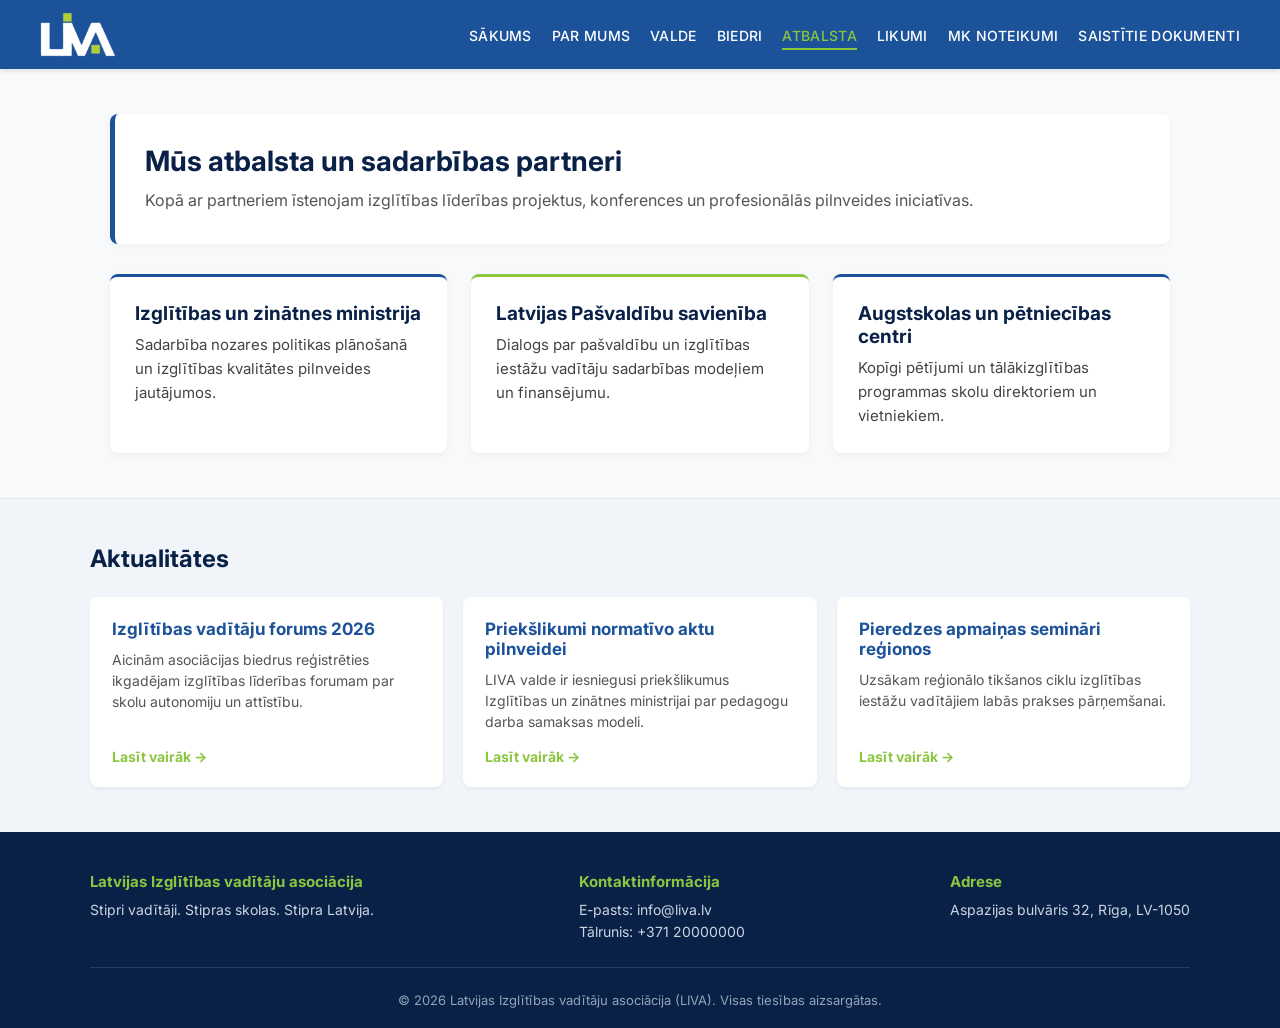
<file: atbalsta.html>
<!DOCTYPE html>
<html lang="lv">
<head>
    <meta charset="UTF-8">
    <meta name="viewport" content="width=device-width, initial-scale=1.0">
    <title>LIVA – Atbalsta</title>
    <link rel="preconnect" href="https://fonts.googleapis.com">
    <link rel="preconnect" href="https://fonts.gstatic.com" crossorigin>
    <link href="https://fonts.googleapis.com/css2?family=Inter:wght@400;500;600;700&display=swap" rel="stylesheet">
    <link rel="stylesheet" href="style.css">
</head>
<body>

    <header>
        <div class="logo-container">
            <a href="index.html"><img src="logo.png" alt="LIVA Logo"></a>
        </div>
        <nav>
            <ul>
                <li><a href="index.html">SĀKUMS</a></li>
                <li><a href="par-mums.html">PAR MUMS</a></li>
                <li><a href="valde.html">VALDE</a></li>
                <li><a href="biedri.html">BIEDRI</a></li>
                <li><a href="atbalsta.html" class="active">ATBALSTA</a></li>
                <li><a href="likumi.html">LIKUMI</a></li>
                <li><a href="mk-noteikumi.html">MK NOTEIKUMI</a></li>
                <li><a href="saistitie-dokumenti.html">SAISTĪTIE DOKUMENTI</a></li>
            </ul>
        </nav>
    </header>

    <main class="main-content">
        <div class="page-container">
            <div class="page-header-banner">
                <h1>Mūs atbalsta un sadarbības partneri</h1>
                <p>Kopā ar partneriem īstenojam izglītības līderības projektus, konferences un profesionālās pilnveides iniciatīvas.</p>
            </div>
            <div class="card-grid">
                <div class="info-card">
                    <h3>Izglītības un zinātnes ministrija</h3>
                    <p>Sadarbība nozares politikas plānošanā un izglītības kvalitātes pilnveides jautājumos.</p>
                </div>
                <div class="info-card accent">
                    <h3>Latvijas Pašvaldību savienība</h3>
                    <p>Dialogs par pašvaldību un izglītības iestāžu vadītāju sadarbības modeļiem un finansējumu.</p>
                </div>
                <div class="info-card">
                    <h3>Augstskolas un pētniecības centri</h3>
                    <p>Kopīgi pētījumi un tālākizglītības programmas skolu direktoriem un vietniekiem.</p>
                </div>
            </div>
        </div>
    </main>

    <section class="aktualitates-section">
        <div class="aktualitates-container">
            <h2>Aktualitātes</h2>
            <div class="news-grid">
                <div class="news-card">
                    <div>
                        <h3>Izglītības vadītāju forums 2026</h3>
                        <p>Aicinām asociācijas biedrus reģistrēties ikgadējam izglītības līderības forumam par skolu autonomiju un attīstību.</p>
                    </div>
                    <a href="par-mums.html">Lasīt vairāk &rarr;</a>
                </div>
                <div class="news-card">
                    <div>
                        <h3>Priekšlikumi normatīvo aktu pilnveidei</h3>
                        <p>LIVA valde ir iesniegusi priekšlikumus Izglītības un zinātnes ministrijai par pedagogu darba samaksas modeli.</p>
                    </div>
                    <a href="likumi.html">Lasīt vairāk &rarr;</a>
                </div>
                <div class="news-card">
                    <div>
                        <h3>Pieredzes apmaiņas semināri reģionos</h3>
                        <p>Uzsākam reģionālo tikšanos ciklu izglītības iestāžu vadītājiem labās prakses pārņemšanai.</p>
                    </div>
                    <a href="biedri.html">Lasīt vairāk &rarr;</a>
                </div>
            </div>
        </div>
    </section>

    <footer>
        <div class="footer-content">
            <div class="footer-col">
                <h4>Latvijas Izglītības vadītāju asociācija</h4>
                <p>Stipri vadītāji. Stipras skolas. Stipra Latvija.</p>
            </div>
            <div class="footer-col">
                <h4>Kontaktinformācija</h4>
                <p>E-pasts: info@liva.lv<br>Tālrunis: +371 20000000</p>
            </div>
            <div class="footer-col">
                <h4>Adrese</h4>
                <p>Aspazijas bulvāris 32, Rīga, LV-1050</p>
            </div>
        </div>
        <div class="footer-bottom">
            &copy; 2026 Latvijas Izglītības vadītāju asociācija (LIVA). Visas tiesības aizsargātas.
        </div>
    </footer>

</body>
</html>
</file>
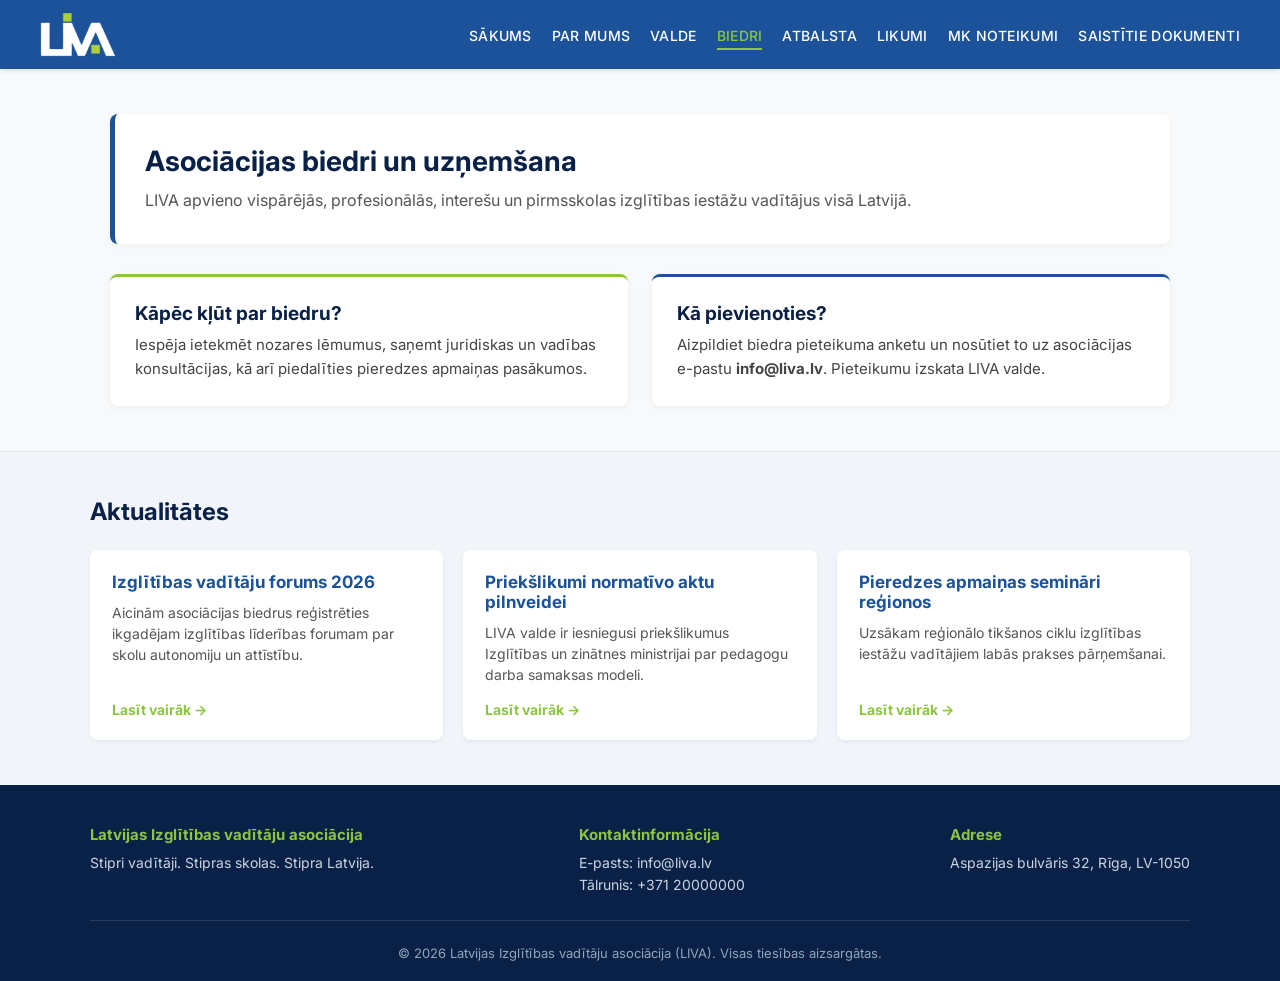
<file: biedri.html>
<!DOCTYPE html>
<html lang="lv">
<head>
    <meta charset="UTF-8">
    <meta name="viewport" content="width=device-width, initial-scale=1.0">
    <title>LIVA – Biedri</title>
    <link rel="preconnect" href="https://fonts.googleapis.com">
    <link rel="preconnect" href="https://fonts.gstatic.com" crossorigin>
    <link href="https://fonts.googleapis.com/css2?family=Inter:wght@400;500;600;700&display=swap" rel="stylesheet">
    <link rel="stylesheet" href="style.css">
</head>
<body>

    <header>
        <div class="logo-container">
            <a href="index.html"><img src="logo.png" alt="LIVA Logo"></a>
        </div>
        <nav>
            <ul>
                <li><a href="index.html">SĀKUMS</a></li>
                <li><a href="par-mums.html">PAR MUMS</a></li>
                <li><a href="valde.html">VALDE</a></li>
                <li><a href="biedri.html" class="active">BIEDRI</a></li>
                <li><a href="atbalsta.html">ATBALSTA</a></li>
                <li><a href="likumi.html">LIKUMI</a></li>
                <li><a href="mk-noteikumi.html">MK NOTEIKUMI</a></li>
                <li><a href="saistitie-dokumenti.html">SAISTĪTIE DOKUMENTI</a></li>
            </ul>
        </nav>
    </header>

    <main class="main-content">
        <div class="page-container">
            <div class="page-header-banner">
                <h1>Asociācijas biedri un uzņemšana</h1>
                <p>LIVA apvieno vispārējās, profesionālās, interešu un pirmsskolas izglītības iestāžu vadītājus visā Latvijā.</p>
            </div>
            <div class="card-grid">
                <div class="info-card accent">
                    <h3>Kāpēc kļūt par biedru?</h3>
                    <p>Iespēja ietekmēt nozares lēmumus, saņemt juridiskas un vadības konsultācijas, kā arī piedalīties pieredzes apmaiņas pasākumos.</p>
                </div>
                <div class="info-card">
                    <h3>Kā pievienoties?</h3>
                    <p>Aizpildiet biedra pieteikuma anketu un nosūtiet to uz asociācijas e-pastu <strong>info@liva.lv</strong>. Pieteikumu izskata LIVA valde.</p>
                </div>
            </div>
        </div>
    </main>

    <section class="aktualitates-section">
        <div class="aktualitates-container">
            <h2>Aktualitātes</h2>
            <div class="news-grid">
                <div class="news-card">
                    <div>
                        <h3>Izglītības vadītāju forums 2026</h3>
                        <p>Aicinām asociācijas biedrus reģistrēties ikgadējam izglītības līderības forumam par skolu autonomiju un attīstību.</p>
                    </div>
                    <a href="par-mums.html">Lasīt vairāk &rarr;</a>
                </div>
                <div class="news-card">
                    <div>
                        <h3>Priekšlikumi normatīvo aktu pilnveidei</h3>
                        <p>LIVA valde ir iesniegusi priekšlikumus Izglītības un zinātnes ministrijai par pedagogu darba samaksas modeli.</p>
                    </div>
                    <a href="likumi.html">Lasīt vairāk &rarr;</a>
                </div>
                <div class="news-card">
                    <div>
                        <h3>Pieredzes apmaiņas semināri reģionos</h3>
                        <p>Uzsākam reģionālo tikšanos ciklu izglītības iestāžu vadītājiem labās prakses pārņemšanai.</p>
                    </div>
                    <a href="biedri.html">Lasīt vairāk &rarr;</a>
                </div>
            </div>
        </div>
    </section>

    <footer>
        <div class="footer-content">
            <div class="footer-col">
                <h4>Latvijas Izglītības vadītāju asociācija</h4>
                <p>Stipri vadītāji. Stipras skolas. Stipra Latvija.</p>
            </div>
            <div class="footer-col">
                <h4>Kontaktinformācija</h4>
                <p>E-pasts: info@liva.lv<br>Tālrunis: +371 20000000</p>
            </div>
            <div class="footer-col">
                <h4>Adrese</h4>
                <p>Aspazijas bulvāris 32, Rīga, LV-1050</p>
            </div>
        </div>
        <div class="footer-bottom">
            &copy; 2026 Latvijas Izglītības vadītāju asociācija (LIVA). Visas tiesības aizsargātas.
        </div>
    </footer>

</body>
</html>
</file>
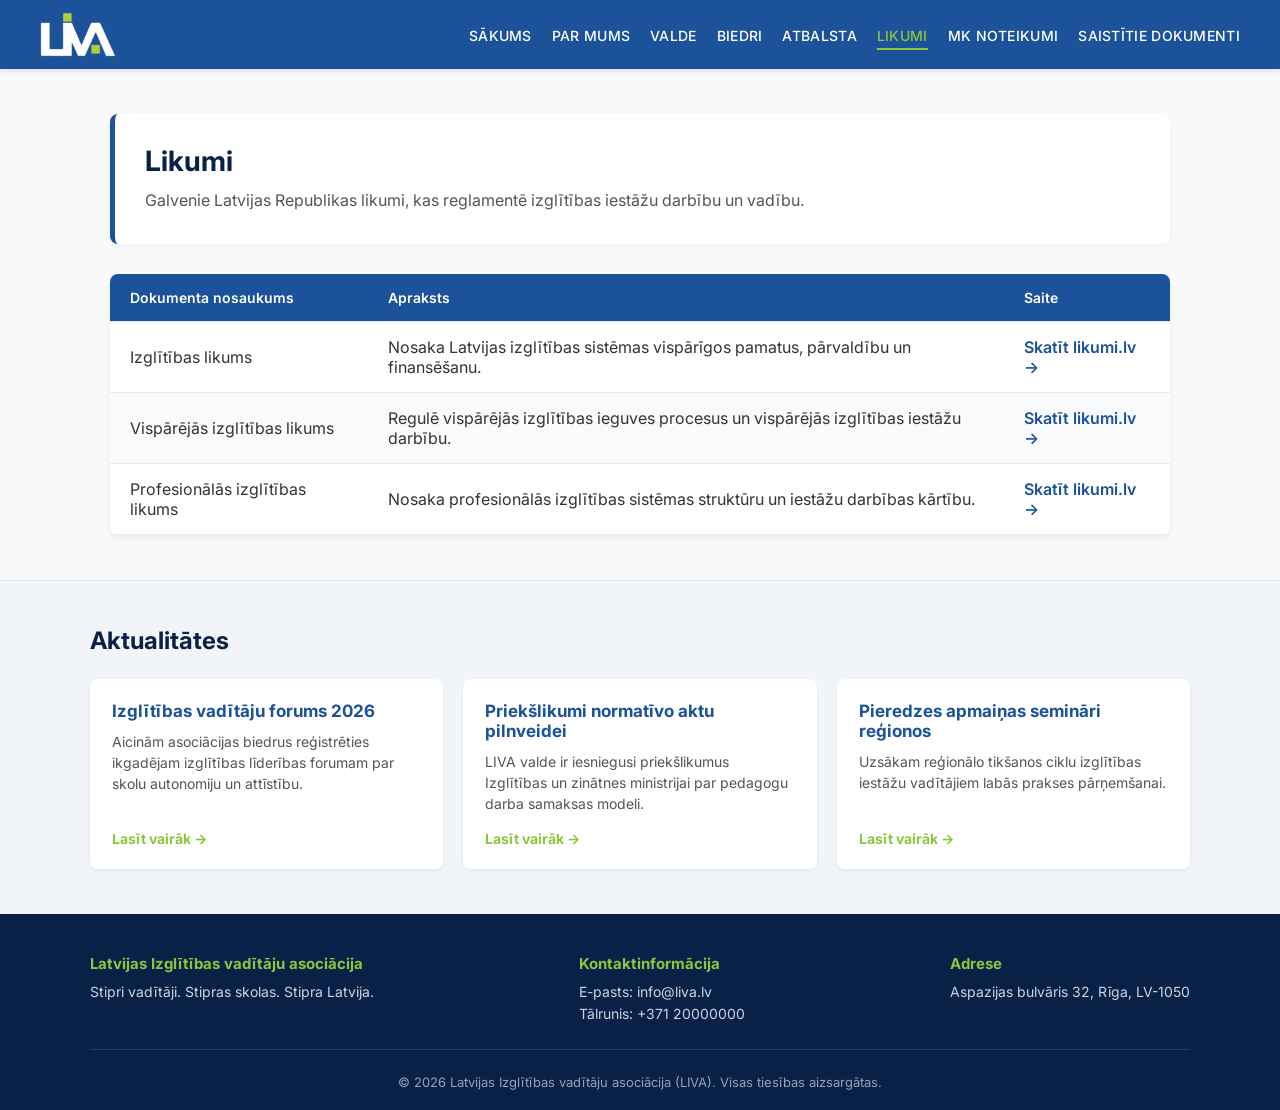
<file: likumi.html>
<!DOCTYPE html>
<html lang="lv">
<head>
    <meta charset="UTF-8">
    <meta name="viewport" content="width=device-width, initial-scale=1.0">
    <title>LIVA – Likumi</title>
    <link rel="preconnect" href="https://fonts.googleapis.com">
    <link rel="preconnect" href="https://fonts.gstatic.com" crossorigin>
    <link href="https://fonts.googleapis.com/css2?family=Inter:wght@400;500;600;700&display=swap" rel="stylesheet">
    <link rel="stylesheet" href="style.css">
</head>
<body>

    <header>
        <div class="logo-container">
            <a href="index.html"><img src="logo.png" alt="LIVA Logo"></a>
        </div>
        <nav>
            <ul>
                <li><a href="index.html">SĀKUMS</a></li>
                <li><a href="par-mums.html">PAR MUMS</a></li>
                <li><a href="valde.html">VALDE</a></li>
                <li><a href="biedri.html">BIEDRI</a></li>
                <li><a href="atbalsta.html">ATBALSTA</a></li>
                <li><a href="likumi.html" class="active">LIKUMI</a></li>
                <li><a href="mk-noteikumi.html">MK NOTEIKUMI</a></li>
                <li><a href="saistitie-dokumenti.html">SAISTĪTIE DOKUMENTI</a></li>
            </ul>
        </nav>
    </header>

    <main class="main-content">
        <div class="page-container">
            <div class="page-header-banner">
                <h1>Likumi</h1>
                <p>Galvenie Latvijas Republikas likumi, kas reglamentē izglītības iestāžu darbību un vadību.</p>
            </div>
            <table class="content-table">
                <thead>
                    <tr>
                        <th>Dokumenta nosaukums</th>
                        <th>Apraksts</th>
                        <th>Saite</th>
                    </tr>
                </thead>
                <tbody>
                    <tr>
                        <td>Izglītības likums</td>
                        <td>Nosaka Latvijas izglītības sistēmas vispārīgos pamatus, pārvaldību un finansēšanu.</td>
                        <td><a href="https://likumi.lv/ta/id/50759-izglitibas-likums" target="_blank" rel="noopener">Skatīt likumi.lv &rarr;</a></td>
                    </tr>
                    <tr>
                        <td>Vispārējās izglītības likums</td>
                        <td>Regulē vispārējās izglītības ieguves procesus un vispārējās izglītības iestāžu darbību.</td>
                        <td><a href="https://likumi.lv/ta/id/20243-visparejas-izglitibas-likums" target="_blank" rel="noopener">Skatīt likumi.lv &rarr;</a></td>
                    </tr>
                    <tr>
                        <td>Profesionālās izglītības likums</td>
                        <td>Nosaka profesionālās izglītības sistēmas struktūru un iestāžu darbības kārtību.</td>
                        <td><a href="https://likumi.lv/ta/id/20244-profesionalas-izglitibas-likums" target="_blank" rel="noopener">Skatīt likumi.lv &rarr;</a></td>
                    </tr>
                </tbody>
            </table>
        </div>
    </main>

    <section class="aktualitates-section">
        <div class="aktualitates-container">
            <h2>Aktualitātes</h2>
            <div class="news-grid">
                <div class="news-card">
                    <div>
                        <h3>Izglītības vadītāju forums 2026</h3>
                        <p>Aicinām asociācijas biedrus reģistrēties ikgadējam izglītības līderības forumam par skolu autonomiju un attīstību.</p>
                    </div>
                    <a href="par-mums.html">Lasīt vairāk &rarr;</a>
                </div>
                <div class="news-card">
                    <div>
                        <h3>Priekšlikumi normatīvo aktu pilnveidei</h3>
                        <p>LIVA valde ir iesniegusi priekšlikumus Izglītības un zinātnes ministrijai par pedagogu darba samaksas modeli.</p>
                    </div>
                    <a href="likumi.html">Lasīt vairāk &rarr;</a>
                </div>
                <div class="news-card">
                    <div>
                        <h3>Pieredzes apmaiņas semināri reģionos</h3>
                        <p>Uzsākam reģionālo tikšanos ciklu izglītības iestāžu vadītājiem labās prakses pārņemšanai.</p>
                    </div>
                    <a href="biedri.html">Lasīt vairāk &rarr;</a>
                </div>
            </div>
        </div>
    </section>

    <footer>
        <div class="footer-content">
            <div class="footer-col">
                <h4>Latvijas Izglītības vadītāju asociācija</h4>
                <p>Stipri vadītāji. Stipras skolas. Stipra Latvija.</p>
            </div>
            <div class="footer-col">
                <h4>Kontaktinformācija</h4>
                <p>E-pasts: info@liva.lv<br>Tālrunis: +371 20000000</p>
            </div>
            <div class="footer-col">
                <h4>Adrese</h4>
                <p>Aspazijas bulvāris 32, Rīga, LV-1050</p>
            </div>
        </div>
        <div class="footer-bottom">
            &copy; 2026 Latvijas Izglītības vadītāju asociācija (LIVA). Visas tiesības aizsargātas.
        </div>
    </footer>

</body>
</html>
</file>
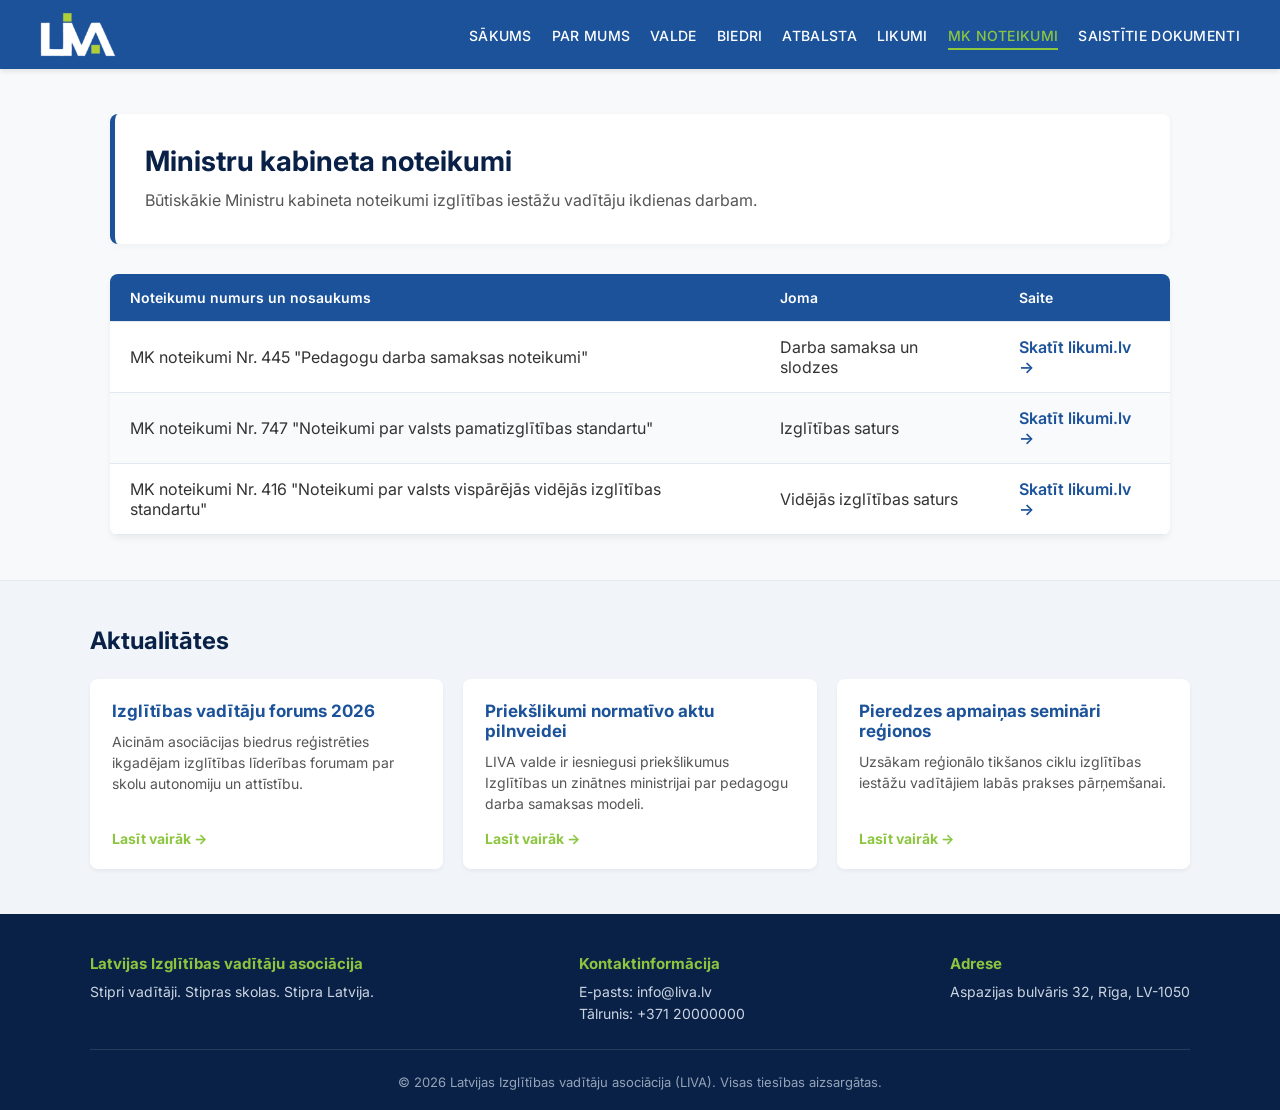
<file: mk-noteikumi.html>
<!DOCTYPE html>
<html lang="lv">
<head>
    <meta charset="UTF-8">
    <meta name="viewport" content="width=device-width, initial-scale=1.0">
    <title>LIVA – MK noteikumi</title>
    <link rel="preconnect" href="https://fonts.googleapis.com">
    <link rel="preconnect" href="https://fonts.gstatic.com" crossorigin>
    <link href="https://fonts.googleapis.com/css2?family=Inter:wght@400;500;600;700&display=swap" rel="stylesheet">
    <link rel="stylesheet" href="style.css">
</head>
<body>

    <header>
        <div class="logo-container">
            <a href="index.html"><img src="logo.png" alt="LIVA Logo"></a>
        </div>
        <nav>
            <ul>
                <li><a href="index.html">SĀKUMS</a></li>
                <li><a href="par-mums.html">PAR MUMS</a></li>
                <li><a href="valde.html">VALDE</a></li>
                <li><a href="biedri.html">BIEDRI</a></li>
                <li><a href="atbalsta.html">ATBALSTA</a></li>
                <li><a href="likumi.html">LIKUMI</a></li>
                <li><a href="mk-noteikumi.html" class="active">MK NOTEIKUMI</a></li>
                <li><a href="saistitie-dokumenti.html">SAISTĪTIE DOKUMENTI</a></li>
            </ul>
        </nav>
    </header>

    <main class="main-content">
        <div class="page-container">
            <div class="page-header-banner">
                <h1>Ministru kabineta noteikumi</h1>
                <p>Būtiskākie Ministru kabineta noteikumi izglītības iestāžu vadītāju ikdienas darbam.</p>
            </div>
            <table class="content-table">
                <thead>
                    <tr>
                        <th>Noteikumu numurs un nosaukums</th>
                        <th>Joma</th>
                        <th>Saite</th>
                    </tr>
                </thead>
                <tbody>
                    <tr>
                        <td>MK noteikumi Nr. 445 "Pedagogu darba samaksas noteikumi"</td>
                        <td>Darba samaksa un slodzes</td>
                        <td><a href="https://likumi.lv/ta/id/283667-pedagogu-darba-samaksas-noteikumi" target="_blank" rel="noopener">Skatīt likumi.lv &rarr;</a></td>
                    </tr>
                    <tr>
                        <td>MK noteikumi Nr. 747 "Noteikumi par valsts pamatizglītības standartu"</td>
                        <td>Izglītības saturs</td>
                        <td><a href="https://likumi.lv/ta/id/303768" target="_blank" rel="noopener">Skatīt likumi.lv &rarr;</a></td>
                    </tr>
                    <tr>
                        <td>MK noteikumi Nr. 416 "Noteikumi par valsts vispārējās vidējās izglītības standartu"</td>
                        <td>Vidējās izglītības saturs</td>
                        <td><a href="https://likumi.lv/ta/id/309597" target="_blank" rel="noopener">Skatīt likumi.lv &rarr;</a></td>
                    </tr>
                </tbody>
            </table>
        </div>
    </main>

    <section class="aktualitates-section">
        <div class="aktualitates-container">
            <h2>Aktualitātes</h2>
            <div class="news-grid">
                <div class="news-card">
                    <div>
                        <h3>Izglītības vadītāju forums 2026</h3>
                        <p>Aicinām asociācijas biedrus reģistrēties ikgadējam izglītības līderības forumam par skolu autonomiju un attīstību.</p>
                    </div>
                    <a href="par-mums.html">Lasīt vairāk &rarr;</a>
                </div>
                <div class="news-card">
                    <div>
                        <h3>Priekšlikumi normatīvo aktu pilnveidei</h3>
                        <p>LIVA valde ir iesniegusi priekšlikumus Izglītības un zinātnes ministrijai par pedagogu darba samaksas modeli.</p>
                    </div>
                    <a href="likumi.html">Lasīt vairāk &rarr;</a>
                </div>
                <div class="news-card">
                    <div>
                        <h3>Pieredzes apmaiņas semināri reģionos</h3>
                        <p>Uzsākam reģionālo tikšanos ciklu izglītības iestāžu vadītājiem labās prakses pārņemšanai.</p>
                    </div>
                    <a href="biedri.html">Lasīt vairāk &rarr;</a>
                </div>
            </div>
        </div>
    </section>

    <footer>
        <div class="footer-content">
            <div class="footer-col">
                <h4>Latvijas Izglītības vadītāju asociācija</h4>
                <p>Stipri vadītāji. Stipras skolas. Stipra Latvija.</p>
            </div>
            <div class="footer-col">
                <h4>Kontaktinformācija</h4>
                <p>E-pasts: info@liva.lv<br>Tālrunis: +371 20000000</p>
            </div>
            <div class="footer-col">
                <h4>Adrese</h4>
                <p>Aspazijas bulvāris 32, Rīga, LV-1050</p>
            </div>
        </div>
        <div class="footer-bottom">
            &copy; 2026 Latvijas Izglītības vadītāju asociācija (LIVA). Visas tiesības aizsargātas.
        </div>
    </footer>

</body>
</html>
</file>
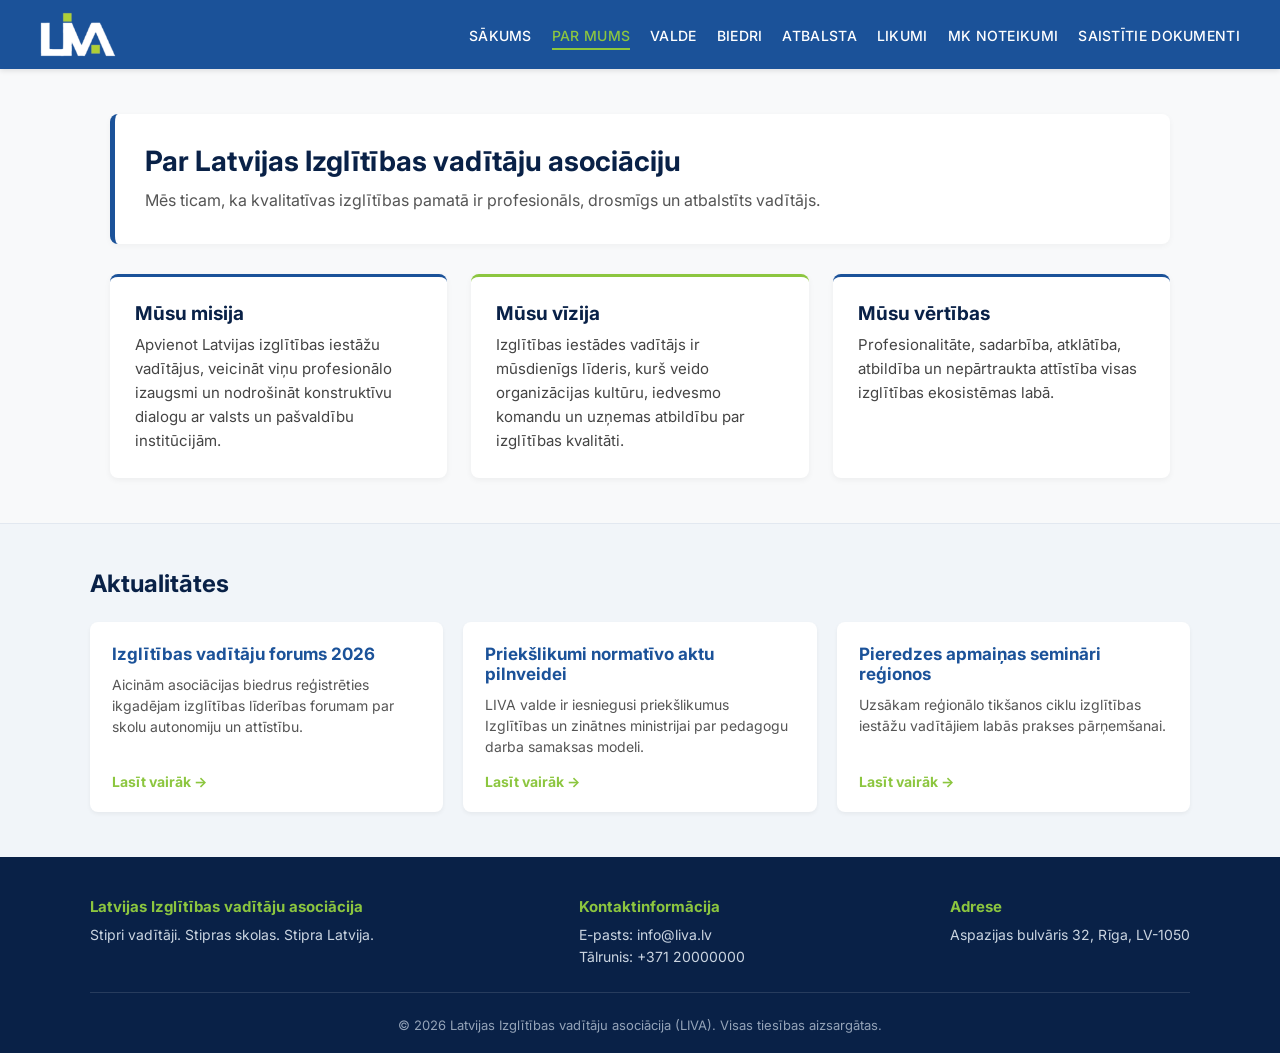
<file: par-mums.html>
<!DOCTYPE html>
<html lang="lv">
<head>
    <meta charset="UTF-8">
    <meta name="viewport" content="width=device-width, initial-scale=1.0">
    <title>LIVA – Par mums</title>
    <link rel="preconnect" href="https://fonts.googleapis.com">
    <link rel="preconnect" href="https://fonts.gstatic.com" crossorigin>
    <link href="https://fonts.googleapis.com/css2?family=Inter:wght@400;500;600;700&display=swap" rel="stylesheet">
    <link rel="stylesheet" href="style.css">
</head>
<body>

    <header>
        <div class="logo-container">
            <a href="index.html"><img src="logo.png" alt="LIVA Logo"></a>
        </div>
        <nav>
            <ul>
                <li><a href="index.html">SĀKUMS</a></li>
                <li><a href="par-mums.html" class="active">PAR MUMS</a></li>
                <li><a href="valde.html">VALDE</a></li>
                <li><a href="biedri.html">BIEDRI</a></li>
                <li><a href="atbalsta.html">ATBALSTA</a></li>
                <li><a href="likumi.html">LIKUMI</a></li>
                <li><a href="mk-noteikumi.html">MK NOTEIKUMI</a></li>
                <li><a href="saistitie-dokumenti.html">SAISTĪTIE DOKUMENTI</a></li>
            </ul>
        </nav>
    </header>

    <main class="main-content">
        <div class="page-container">
            <div class="page-header-banner">
                <h1>Par Latvijas Izglītības vadītāju asociāciju</h1>
                <p>Mēs ticam, ka kvalitatīvas izglītības pamatā ir profesionāls, drosmīgs un atbalstīts vadītājs.</p>
            </div>
            <div class="card-grid">
                <div class="info-card">
                    <h3>Mūsu misija</h3>
                    <p>Apvienot Latvijas izglītības iestāžu vadītājus, veicināt viņu profesionālo izaugsmi un nodrošināt konstruktīvu dialogu ar valsts un pašvaldību institūcijām.</p>
                </div>
                <div class="info-card accent">
                    <h3>Mūsu vīzija</h3>
                    <p>Izglītības iestādes vadītājs ir mūsdienīgs līderis, kurš veido organizācijas kultūru, iedvesmo komandu un uzņemas atbildību par izglītības kvalitāti.</p>
                </div>
                <div class="info-card">
                    <h3>Mūsu vērtības</h3>
                    <p>Profesionalitāte, sadarbība, atklātība, atbildība un nepārtraukta attīstība visas izglītības ekosistēmas labā.</p>
                </div>
            </div>
        </div>
    </main>

    <section class="aktualitates-section">
        <div class="aktualitates-container">
            <h2>Aktualitātes</h2>
            <div class="news-grid">
                <div class="news-card">
                    <div>
                        <h3>Izglītības vadītāju forums 2026</h3>
                        <p>Aicinām asociācijas biedrus reģistrēties ikgadējam izglītības līderības forumam par skolu autonomiju un attīstību.</p>
                    </div>
                    <a href="par-mums.html">Lasīt vairāk &rarr;</a>
                </div>
                <div class="news-card">
                    <div>
                        <h3>Priekšlikumi normatīvo aktu pilnveidei</h3>
                        <p>LIVA valde ir iesniegusi priekšlikumus Izglītības un zinātnes ministrijai par pedagogu darba samaksas modeli.</p>
                    </div>
                    <a href="likumi.html">Lasīt vairāk &rarr;</a>
                </div>
                <div class="news-card">
                    <div>
                        <h3>Pieredzes apmaiņas semināri reģionos</h3>
                        <p>Uzsākam reģionālo tikšanos ciklu izglītības iestāžu vadītājiem labās prakses pārņemšanai.</p>
                    </div>
                    <a href="biedri.html">Lasīt vairāk &rarr;</a>
                </div>
            </div>
        </div>
    </section>

    <footer>
        <div class="footer-content">
            <div class="footer-col">
                <h4>Latvijas Izglītības vadītāju asociācija</h4>
                <p>Stipri vadītāji. Stipras skolas. Stipra Latvija.</p>
            </div>
            <div class="footer-col">
                <h4>Kontaktinformācija</h4>
                <p>E-pasts: info@liva.lv<br>Tālrunis: +371 20000000</p>
            </div>
            <div class="footer-col">
                <h4>Adrese</h4>
                <p>Aspazijas bulvāris 32, Rīga, LV-1050</p>
            </div>
        </div>
        <div class="footer-bottom">
            &copy; 2026 Latvijas Izglītības vadītāju asociācija (LIVA). Visas tiesības aizsargātas.
        </div>
    </footer>

</body>
</html>
</file>
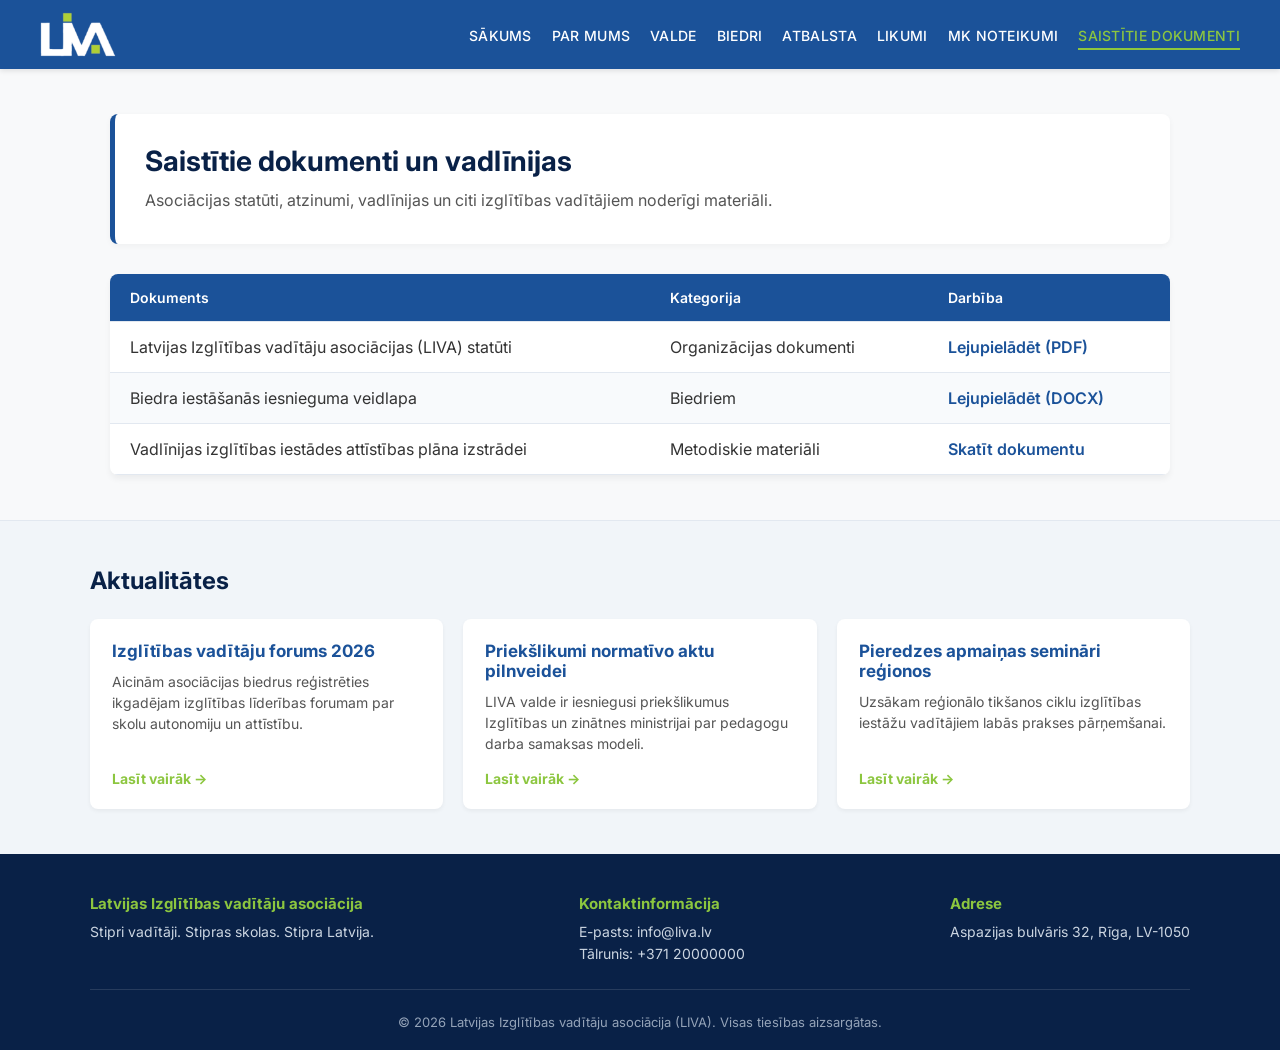
<file: saistitie-dokumenti.html>
<!DOCTYPE html>
<html lang="lv">
<head>
    <meta charset="UTF-8">
    <meta name="viewport" content="width=device-width, initial-scale=1.0">
    <title>LIVA – Saistītie dokumenti</title>
    <link rel="preconnect" href="https://fonts.googleapis.com">
    <link rel="preconnect" href="https://fonts.gstatic.com" crossorigin>
    <link href="https://fonts.googleapis.com/css2?family=Inter:wght@400;500;600;700&display=swap" rel="stylesheet">
    <link rel="stylesheet" href="style.css">
</head>
<body>

    <header>
        <div class="logo-container">
            <a href="index.html"><img src="logo.png" alt="LIVA Logo"></a>
        </div>
        <nav>
            <ul>
                <li><a href="index.html">SĀKUMS</a></li>
                <li><a href="par-mums.html">PAR MUMS</a></li>
                <li><a href="valde.html">VALDE</a></li>
                <li><a href="biedri.html">BIEDRI</a></li>
                <li><a href="atbalsta.html">ATBALSTA</a></li>
                <li><a href="likumi.html">LIKUMI</a></li>
                <li><a href="mk-noteikumi.html">MK NOTEIKUMI</a></li>
                <li><a href="saistitie-dokumenti.html" class="active">SAISTĪTIE DOKUMENTI</a></li>
            </ul>
        </nav>
    </header>

    <main class="main-content">
        <div class="page-container">
            <div class="page-header-banner">
                <h1>Saistītie dokumenti un vadlīnijas</h1>
                <p>Asociācijas statūti, atzinumi, vadlīnijas un citi izglītības vadītājiem noderīgi materiāli.</p>
            </div>
            <table class="content-table">
                <thead>
                    <tr>
                        <th>Dokuments</th>
                        <th>Kategorija</th>
                        <th>Darbība</th>
                    </tr>
                </thead>
                <tbody>
                    <tr>
                        <td>Latvijas Izglītības vadītāju asociācijas (LIVA) statūti</td>
                        <td>Organizācijas dokumenti</td>
                        <td><a href="#">Lejupielādēt (PDF)</a></td>
                    </tr>
                    <tr>
                        <td>Biedra iestāšanās iesnieguma veidlapa</td>
                        <td>Biedriem</td>
                        <td><a href="#">Lejupielādēt (DOCX)</a></td>
                    </tr>
                    <tr>
                        <td>Vadlīnijas izglītības iestādes attīstības plāna izstrādei</td>
                        <td>Metodiskie materiāli</td>
                        <td><a href="#">Skatīt dokumentu</a></td>
                    </tr>
                </tbody>
            </table>
        </div>
    </main>

    <section class="aktualitates-section">
        <div class="aktualitates-container">
            <h2>Aktualitātes</h2>
            <div class="news-grid">
                <div class="news-card">
                    <div>
                        <h3>Izglītības vadītāju forums 2026</h3>
                        <p>Aicinām asociācijas biedrus reģistrēties ikgadējam izglītības līderības forumam par skolu autonomiju un attīstību.</p>
                    </div>
                    <a href="par-mums.html">Lasīt vairāk &rarr;</a>
                </div>
                <div class="news-card">
                    <div>
                        <h3>Priekšlikumi normatīvo aktu pilnveidei</h3>
                        <p>LIVA valde ir iesniegusi priekšlikumus Izglītības un zinātnes ministrijai par pedagogu darba samaksas modeli.</p>
                    </div>
                    <a href="likumi.html">Lasīt vairāk &rarr;</a>
                </div>
                <div class="news-card">
                    <div>
                        <h3>Pieredzes apmaiņas semināri reģionos</h3>
                        <p>Uzsākam reģionālo tikšanos ciklu izglītības iestāžu vadītājiem labās prakses pārņemšanai.</p>
                    </div>
                    <a href="biedri.html">Lasīt vairāk &rarr;</a>
                </div>
            </div>
        </div>
    </section>

    <footer>
        <div class="footer-content">
            <div class="footer-col">
                <h4>Latvijas Izglītības vadītāju asociācija</h4>
                <p>Stipri vadītāji. Stipras skolas. Stipra Latvija.</p>
            </div>
            <div class="footer-col">
                <h4>Kontaktinformācija</h4>
                <p>E-pasts: info@liva.lv<br>Tālrunis: +371 20000000</p>
            </div>
            <div class="footer-col">
                <h4>Adrese</h4>
                <p>Aspazijas bulvāris 32, Rīga, LV-1050</p>
            </div>
        </div>
        <div class="footer-bottom">
            &copy; 2026 Latvijas Izglītības vadītāju asociācija (LIVA). Visas tiesības aizsargātas.
        </div>
    </footer>

</body>
</html>
</file>
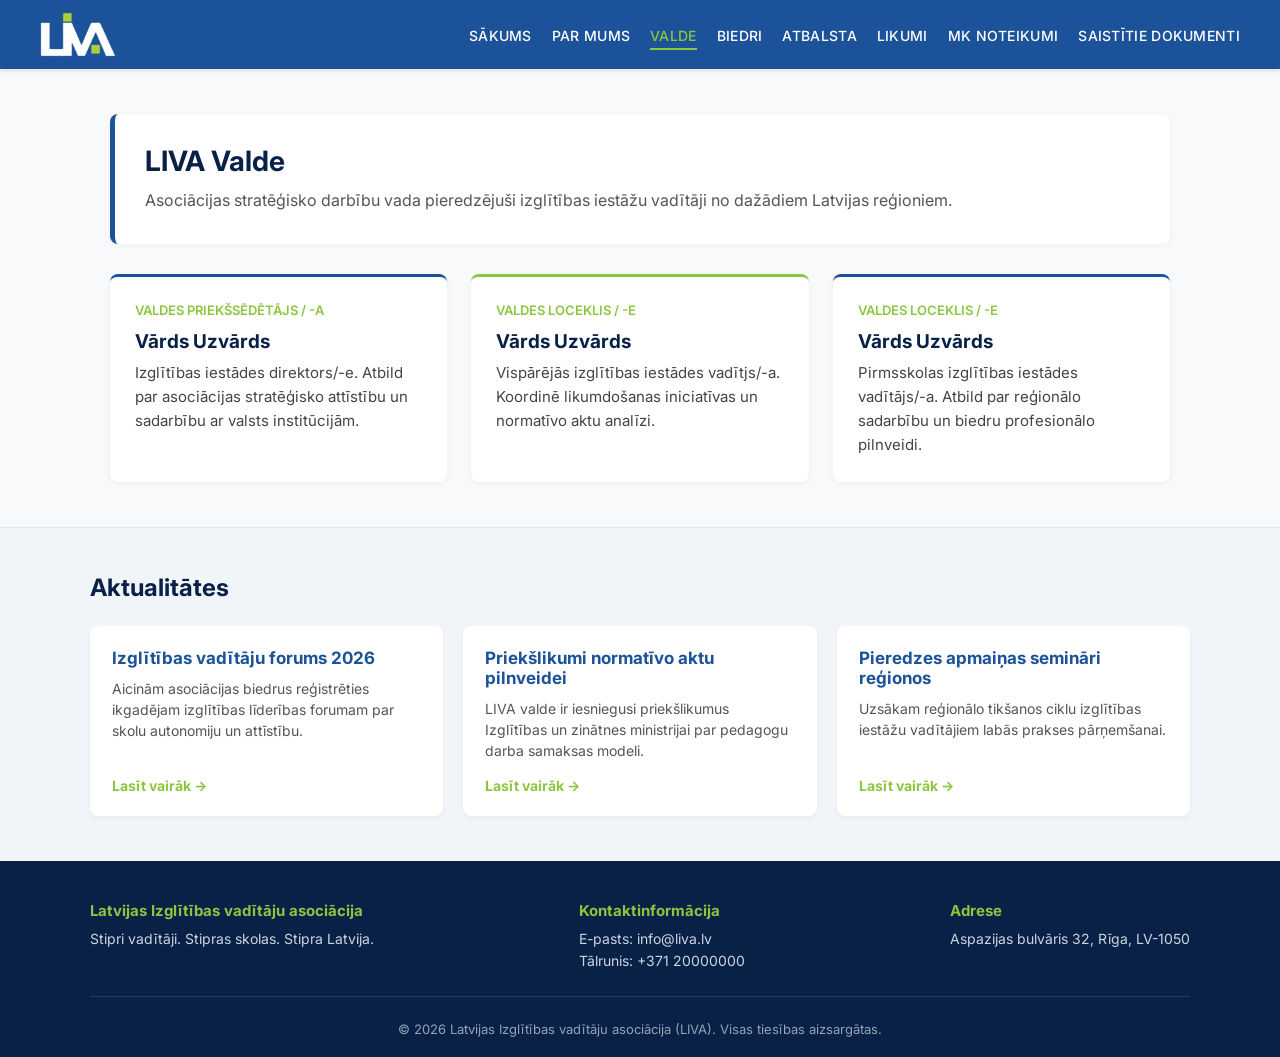
<file: valde.html>
<!DOCTYPE html>
<html lang="lv">
<head>
    <meta charset="UTF-8">
    <meta name="viewport" content="width=device-width, initial-scale=1.0">
    <title>LIVA – Valde</title>
    <link rel="preconnect" href="https://fonts.googleapis.com">
    <link rel="preconnect" href="https://fonts.gstatic.com" crossorigin>
    <link href="https://fonts.googleapis.com/css2?family=Inter:wght@400;500;600;700&display=swap" rel="stylesheet">
    <link rel="stylesheet" href="style.css">
</head>
<body>

    <header>
        <div class="logo-container">
            <a href="index.html"><img src="logo.png" alt="LIVA Logo"></a>
        </div>
        <nav>
            <ul>
                <li><a href="index.html">SĀKUMS</a></li>
                <li><a href="par-mums.html">PAR MUMS</a></li>
                <li><a href="valde.html" class="active">VALDE</a></li>
                <li><a href="biedri.html">BIEDRI</a></li>
                <li><a href="atbalsta.html">ATBALSTA</a></li>
                <li><a href="likumi.html">LIKUMI</a></li>
                <li><a href="mk-noteikumi.html">MK NOTEIKUMI</a></li>
                <li><a href="saistitie-dokumenti.html">SAISTĪTIE DOKUMENTI</a></li>
            </ul>
        </nav>
    </header>

    <main class="main-content">
        <div class="page-container">
            <div class="page-header-banner">
                <h1>LIVA Valde</h1>
                <p>Asociācijas stratēģisko darbību vada pieredzējuši izglītības iestāžu vadītāji no dažādiem Latvijas reģioniem.</p>
            </div>
            <div class="card-grid">
                <div class="info-card">
                    <span class="role">Valdes priekšsēdētājs / -a</span>
                    <h3>Vārds Uzvārds</h3>
                    <p>Izglītības iestādes direktors/-e. Atbild par asociācijas stratēģisko attīstību un sadarbību ar valsts institūcijām.</p>
                </div>
                <div class="info-card accent">
                    <span class="role">Valdes loceklis / -e</span>
                    <h3>Vārds Uzvārds</h3>
                    <p>Vispārējās izglītības iestādes vadītjs/-a. Koordinē likumdošanas iniciatīvas un normatīvo aktu analīzi.</p>
                </div>
                <div class="info-card">
                    <span class="role">Valdes loceklis / -e</span>
                    <h3>Vārds Uzvārds</h3>
                    <p>Pirmsskolas izglītības iestādes vadītājs/-a. Atbild par reģionālo sadarbību un biedru profesionālo pilnveidi.</p>
                </div>
            </div>
        </div>
    </main>

    <section class="aktualitates-section">
        <div class="aktualitates-container">
            <h2>Aktualitātes</h2>
            <div class="news-grid">
                <div class="news-card">
                    <div>
                        <h3>Izglītības vadītāju forums 2026</h3>
                        <p>Aicinām asociācijas biedrus reģistrēties ikgadējam izglītības līderības forumam par skolu autonomiju un attīstību.</p>
                    </div>
                    <a href="par-mums.html">Lasīt vairāk &rarr;</a>
                </div>
                <div class="news-card">
                    <div>
                        <h3>Priekšlikumi normatīvo aktu pilnveidei</h3>
                        <p>LIVA valde ir iesniegusi priekšlikumus Izglītības un zinātnes ministrijai par pedagogu darba samaksas modeli.</p>
                    </div>
                    <a href="likumi.html">Lasīt vairāk &rarr;</a>
                </div>
                <div class="news-card">
                    <div>
                        <h3>Pieredzes apmaiņas semināri reģionos</h3>
                        <p>Uzsākam reģionālo tikšanos ciklu izglītības iestāžu vadītājiem labās prakses pārņemšanai.</p>
                    </div>
                    <a href="biedri.html">Lasīt vairāk &rarr;</a>
                </div>
            </div>
        </div>
    </section>

    <footer>
        <div class="footer-content">
            <div class="footer-col">
                <h4>Latvijas Izglītības vadītāju asociācija</h4>
                <p>Stipri vadītāji. Stipras skolas. Stipra Latvija.</p>
            </div>
            <div class="footer-col">
                <h4>Kontaktinformācija</h4>
                <p>E-pasts: info@liva.lv<br>Tālrunis: +371 20000000</p>
            </div>
            <div class="footer-col">
                <h4>Adrese</h4>
                <p>Aspazijas bulvāris 32, Rīga, LV-1050</p>
            </div>
        </div>
        <div class="footer-bottom">
            &copy; 2026 Latvijas Izglītības vadītāju asociācija (LIVA). Visas tiesības aizsargātas.
        </div>
    </footer>

</body>
</html>
</file>
<file: style.css>
:root {
    --primary-blue: #1B5299;
    --dark-blue: #092147;
    --accent-green: #8CC63F;
    --bg-light: #F8F9FA;
    --text-dark: #333333;
}

* {
    margin: 0;
    padding: 0;
    box-sizing: border-box;
    font-family: 'Inter', 'Roboto', -apple-system, BlinkMacSystemFont, sans-serif;
}

body {
    background-color: var(--bg-light);
    color: var(--text-dark);
    display: flex;
    flex-direction: column;
    min-height: 100vh;
}

/* Header & Navigācija */
header {
    background-color: var(--primary-blue);
    color: white;
    display: flex;
    justify-content: space-between;
    align-items: center;
    padding: 12px 40px;
    box-shadow: 0 2px 5px rgba(0,0,0,0.1);
    flex-wrap: wrap;
    gap: 15px;
}

.logo-container a {
    display: flex;
    align-items: center;
    text-decoration: none;
}

.logo-container img {
    height: 45px;
    width: auto;
}

nav ul {
    list-style: none;
    display: flex;
    flex-wrap: wrap;
    gap: 20px;
}

nav ul li a {
    color: white;
    text-decoration: none;
    font-size: 14px;
    font-weight: 500;
    letter-spacing: 0.3px;
    transition: color 0.2s;
    padding-bottom: 4px;
}

nav ul li a:hover, nav ul li a.active {
    color: var(--accent-green);
    border-bottom: 2px solid var(--accent-green);
}

/* Galvenais saturs */
.main-content {
    flex: 1;
}

/* Sākumlapas Hero ar gradientu labajā pusē */
.hero-gradient-section {
    display: flex;
    width: 100%;
    min-height: 440px;
    background: linear-gradient(90deg, #ffffff 45%, #e2e8f0 100%);
}

.hero-image-side {
    flex: 1;
    min-height: 320px;
    background: linear-gradient(to right, rgba(226, 232, 240, 0) 65%, rgba(226, 232, 240, 1) 100%),
                url('33eb46fc-6abe-4745-84d7-ac65a093a720.webp') center/cover no-repeat;
}

.hero-gradient-side {
    flex: 1;
    background: linear-gradient(135deg, #e2e8f0 0%, #cbd5e1 100%);
    display: flex;
    flex-direction: column;
    justify-content: center;
    padding: 50px 60px;
}

.hero-gradient-side h1 {
    font-size: 36px;
    color: var(--dark-blue);
    margin-bottom: 16px;
    line-height: 1.2;
}

.hero-gradient-side p {
    font-size: 18px;
    color: var(--text-dark);
    margin-bottom: 28px;
    font-weight: 500;
}

.btn-green {
    display: inline-block;
    background-color: var(--accent-green);
    color: white;
    padding: 13px 28px;
    border-radius: 25px;
    text-decoration: none;
    font-weight: 600;
    font-size: 14px;
    letter-spacing: 0.5px;
    width: fit-content;
    box-shadow: 0 4px 10px rgba(140, 198, 63, 0.35);
    transition: background-color 0.2s, transform 0.2s;
}

.btn-green:hover {
    background-color: #7ab332;
    transform: translateY(-1px);
}

/* Ievada un vērtību bloks sākumlapā */
.intro-section {
    max-width: 1100px;
    margin: 50px auto;
    padding: 0 20px;
    text-align: center;
}

.intro-section p {
    font-size: 17px;
    line-height: 1.7;
    color: var(--text-dark);
    max-width: 850px;
    margin: 0 auto 40px auto;
}

.pillars-grid {
    display: grid;
    grid-template-columns: repeat(auto-fit, minmax(260px, 1fr));
    gap: 25px;
    text-align: left;
}

.pillar-card {
    background: white;
    padding: 25px;
    border-radius: 8px;
    border-left: 4px solid var(--accent-green);
    box-shadow: 0 2px 8px rgba(0,0,0,0.05);
}

.pillar-card h3 {
    color: var(--primary-blue);
    font-size: 18px;
    margin-bottom: 8px;
}

.pillar-card p {
    font-size: 14px;
    margin: 0;
    line-height: 1.5;
    color: #555;
}

/* Vispārējs satura izkārtojums iekšlapām */
.page-container {
    max-width: 1100px;
    margin: 45px auto;
    padding: 0 20px;
}

.page-header-banner {
    background-color: white;
    padding: 30px;
    border-radius: 8px;
    border-left: 5px solid var(--primary-blue);
    box-shadow: 0 2px 6px rgba(0,0,0,0.04);
    margin-bottom: 30px;
}

.page-header-banner h1 {
    color: var(--dark-blue);
    font-size: 28px;
    margin-bottom: 10px;
}

.page-header-banner p {
    color: #555;
    font-size: 16px;
    line-height: 1.6;
}

.card-grid {
    display: grid;
    grid-template-columns: repeat(auto-fit, minmax(280px, 1fr));
    gap: 24px;
    margin-top: 20px;
}

.info-card {
    background: white;
    padding: 25px;
    border-radius: 8px;
    box-shadow: 0 2px 6px rgba(0,0,0,0.05);
    border-top: 3px solid var(--primary-blue);
}

.info-card.accent {
    border-top-color: var(--accent-green);
}

.info-card h3 {
    color: var(--dark-blue);
    font-size: 19px;
    margin-bottom: 8px;
}

.info-card .role {
    color: var(--accent-green);
    font-weight: 600;
    font-size: 13px;
    text-transform: uppercase;
    margin-bottom: 12px;
    display: block;
}

.info-card p {
    font-size: 15px;
    line-height: 1.6;
    color: #444;
}

/* Tabulas (Likumiem, MK noteikumiem utt.) */
.content-table {
    width: 100%;
    border-collapse: collapse;
    background: white;
    border-radius: 8px;
    overflow: hidden;
    box-shadow: 0 4px 6px rgba(0,0,0,0.05);
    margin-top: 20px;
}

.content-table th, .content-table td {
    padding: 15px 20px;
    text-align: left;
    border-bottom: 1px solid #e2e8f0;
}

.content-table th {
    background-color: var(--primary-blue);
    color: white;
    font-weight: 600;
    font-size: 14px;
}

.content-table tr:nth-child(even) {
    background-color: #f8fafc;
}

.content-table tr:hover {
    background-color: #f1f5f9;
}

.content-table a {
    color: var(--primary-blue);
    text-decoration: none;
    font-weight: 600;
}

.content-table a:hover {
    color: var(--accent-green);
    text-decoration: underline;
}

/* Aktualitāšu bloks (pirms footer) */
.aktualitates-section {
    background-color: #f1f5f9;
    padding: 45px 20px;
    border-top: 1px solid #e2e8f0;
}

.aktualitates-container {
    max-width: 1100px;
    margin: 0 auto;
}

.aktualitates-container h2 {
    color: var(--dark-blue);
    margin-bottom: 24px;
    font-size: 24px;
}

.news-grid {
    display: grid;
    grid-template-columns: repeat(auto-fit, minmax(260px, 1fr));
    gap: 20px;
}

.news-card {
    background: white;
    padding: 22px;
    border-radius: 8px;
    box-shadow: 0 2px 4px rgba(0,0,0,0.05);
    display: flex;
    flex-direction: column;
    justify-content: space-between;
}

.news-card h3 {
    font-size: 17px;
    color: var(--primary-blue);
    margin-bottom: 10px;
}

.news-card p {
    font-size: 14px;
    color: #555;
    line-height: 1.5;
    margin-bottom: 16px;
}

.news-card a {
    color: var(--accent-green);
    text-decoration: none;
    font-weight: 700;
    font-size: 14px;
}

.news-card a:hover {
    text-decoration: underline;
}

/* Footer */
footer {
    background-color: var(--dark-blue);
    color: white;
    padding: 40px 20px 20px 20px;
}

.footer-content {
    max-width: 1100px;
    margin: 0 auto;
    display: flex;
    justify-content: space-between;
    align-items: flex-start;
    flex-wrap: wrap;
    gap: 24px;
    margin-bottom: 24px;
    border-bottom: 1px solid rgba(255,255,255,0.12);
    padding-bottom: 24px;
}

.footer-col h4 {
    color: var(--accent-green);
    font-size: 15px;
    margin-bottom: 8px;
}

.footer-col p {
    font-size: 14px;
    color: #cbd5e1;
    line-height: 1.6;
}

.footer-bottom {
    text-align: center;
    font-size: 13px;
    color: #94a3b8;
}

@media (max-width: 768px) {
    header {
        padding: 15px 20px;
    }
    .hero-gradient-section {
        flex-direction: column;
    }
    .hero-gradient-side {
        padding: 35px 25px;
    }
    .hero-gradient-side h1 {
        font-size: 28px;
    }
}
</file>
